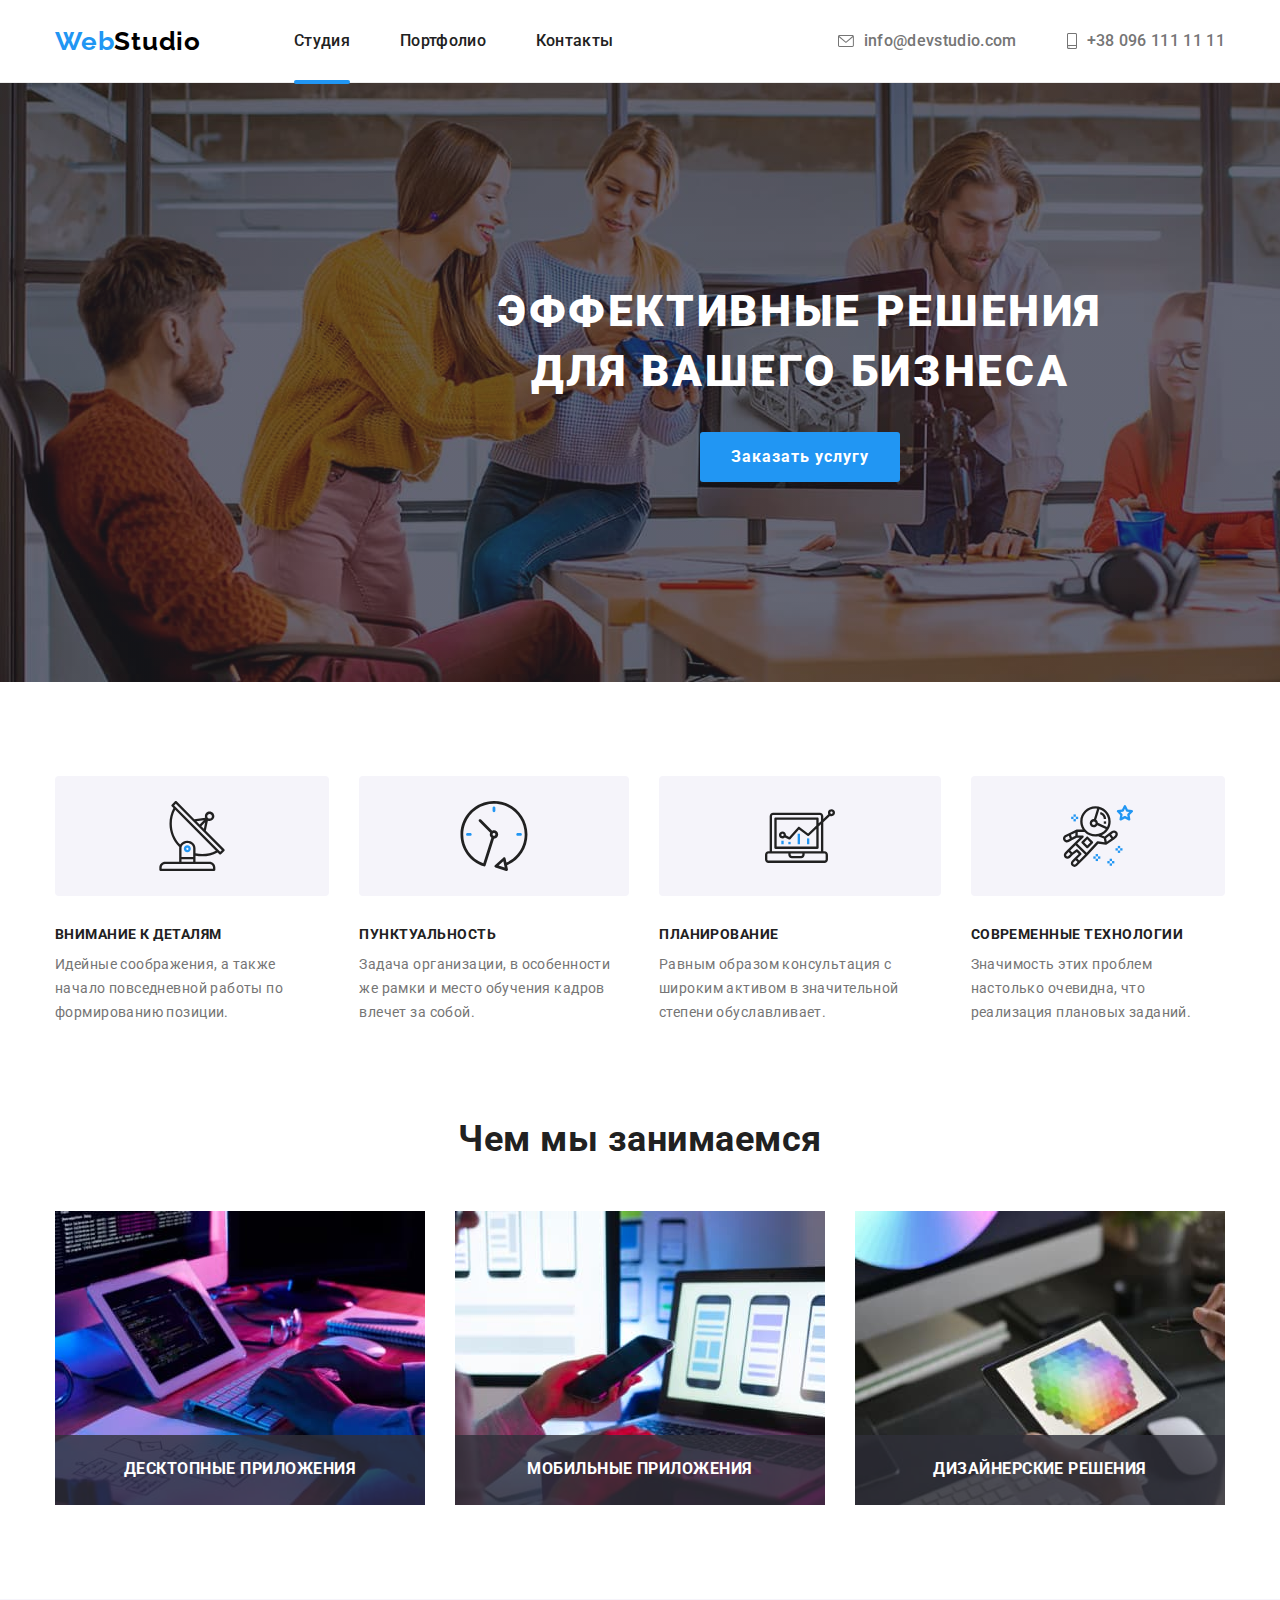
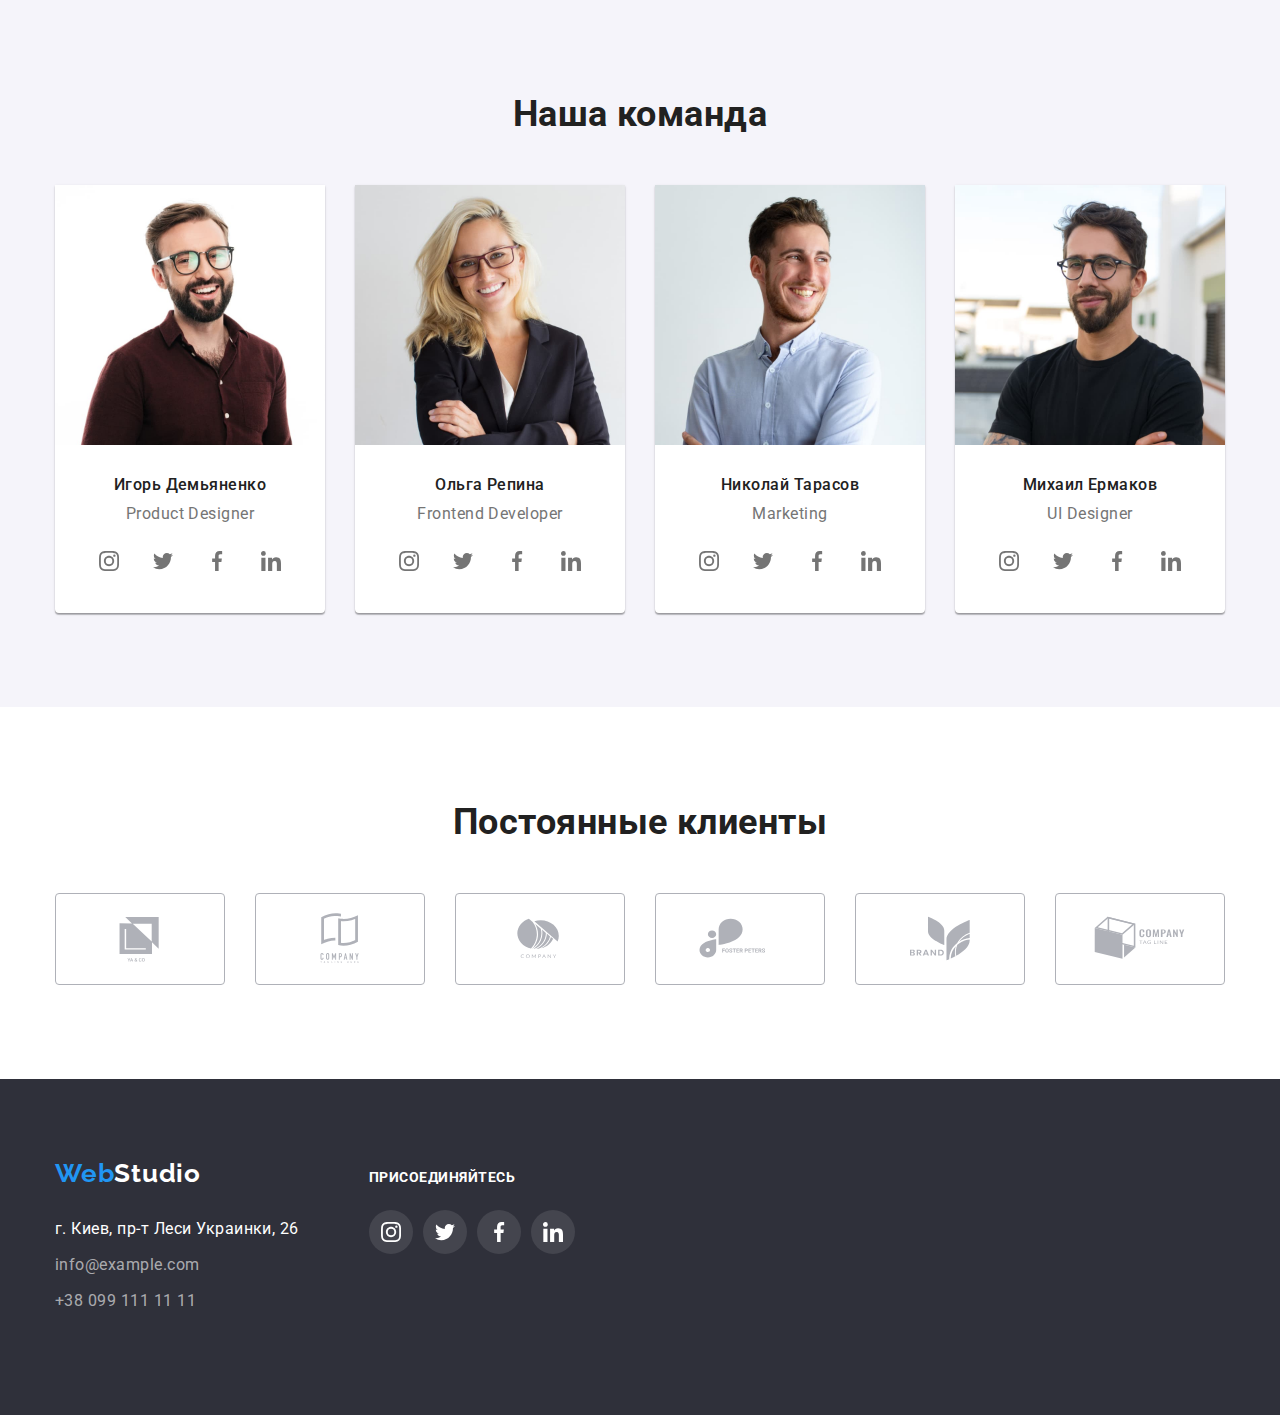
<file: index.html>
<!DOCTYPE html>
<html lang="ru">

<head>
    <meta charset="UTF-8">
    <meta http-equiv="X-UA-Compatible" content="IE=edge">
    <meta name="viewport" content="width=device-width, initial-scale=1.0">
    <title>Document</title>
    <link rel="preconnect" href="https://fonts.googleapis.com">
    <link rel="preconnect" href="https://fonts.gstatic.com" crossorigin>
    <link
        href="https://fonts.googleapis.com/css2?family=Raleway:wght@700&family=Roboto:wght@400;500;700;900&display=swap"
        rel="stylesheet">
    <link rel="stylesheet"
        href="https://cdnjs.cloudflare.com/ajax/libs/modern-normalize/1.0.0/modern-normalize.min.css">
    <link rel="stylesheet" href="./css/style.css">
</head>
<body>
    <!-- header -->
    <header class="header">
        <div class="container header-container">
            <a class="logo" href="./index.html"> Web<span class="header-logo-accent">Studio</span></a>
            <!-- navigation -->
            <nav class="header-nav">
                <ul class="header-list-menu ">
                    <li class="header-list ">
                        <a class="header-link nav-link-studia" href="./index.html">Студия</a>
                    </li>
                    <li class="header-list ">
                        <a class="header-link " href="./portfolio.html">Портфолио</a>
                    </li>
                    <li class="header-list ">
                        <a class="header-link " href="">Контакты</a>
                    </li>
                </ul>
            </nav>
            <!-- contacts -->
            <ul class="header-list-contact" >
                <li class="header-list" >                    
                    <a class="contacts" href="mailto:info@devstudio.com">
                            <svg class="icon" width="16px" height="12px">
                                <use href="./img-vect/sprite.svg#icon-envelope"></use>
                            </svg>                    
                        info@devstudio.com
                    </a>
                </li>
                <li class="header-list">
                    <a class="contacts" href="tel:+380961111111">
                        <svg class="icon" width="10px" height="16px">
                            <use href="./img-vect/sprite.svg#icon-smartphone"></use>
                        </svg>
                        +38 096 111 11 11
                    </a>
                </li>                
            </ul>
        </div>
    </header>
    <!-- main_content -->
    <main>
        <!-- hero_section -->
        <section class="hero overlay">
            <div class="container ">
                <h1 class="hero-title ">Эффективные решения для вашего бизнеса</h1>
                <button data-modal-open class="hero-button" type="button">Заказать услугу</button>
            </div>
        </section>
        <!-- our_features -->
        <section class="section">
            <div class="container">
                <h2 class="visually-hidden">Наши особенности</h2>
                <ul class="features-list">
                    <li class="feature-item">
                        <div class="pic-block">
                            <svg class="svg_features">
                                <use href="./img-vect/sprite.svg#icon-antenna">
                                </use>
                            </svg>
                        </div>
                        <h3 class="features-title2">Внимание к деталям</h3>
                        <p class="features-text">Идейные соображения, а также начало повседневной работы по формированию
                            позиции.</p>
                    </li>
                    <li class="feature-item">
                        <div class="pic-block">
                            <svg class="svg_features">
                                <use href="./img-vect/sprite.svg#icon-clock">
                                </use>
                            </svg>
                        </div>
                        <h3 class="features-title2">Пунктуальность</h3>
                        <p class="features-text">Задача организации, в особенности же рамки и место обучения кадров
                            влечет за собой.</p>
                    </li>
                    <li class="feature-item">
                        <div class="pic-block">
                            <svg class="svg_features">
                                <use href="./img-vect/sprite.svg#icon-diagram">
                                </use>
                            </svg>
                        </div>
                        <h3 class="features-title2">Планирование</h3>
                        <p class="features-text">Равным образом консультация с широким активом в значительной степени
                            обуславливает.</p>
                    </li>
                    <li class="feature-item">
                        <div class="pic-block">
                            <svg class="svg_features">
                                <use href="./img-vect/sprite.svg#icon-astronaut">
                                </use>
                            </svg>
                        </div>
                        <h3 class="features-title2">Современные технологии</h3>
                        <p class="features-text">Значимость этих проблем настолько очевидна, что реализация плановых
                            заданий.</p>
                    </li>
                </ul>
            </div>
        </section>
<!-- our_actions -->
        <section class="section actions">
            <div class="container">
                <h2 class="actions-title">Чем мы занимаемся</h2>
                <ul class="actions-list">
                    <li class="action-item"><img class="img" src="./img-rast/action1.jpg" alt="Планшет" width="370">
                        <div class="action-name-background">
                            <p class="action-name">Десктопные приложения</p>
                        </div>
                    </li>
                    <li class="action-item"><img class="img" src="./img-rast/action2.jpg" alt="Планшет" width="370">
                        <div class="action-name-background">
                            <p class="action-name">Мобильные приложения</p>
                        </div>
                    </li>
                    <li class="action-item"><img class="img" src="./img-rast/action3.jpg" alt="Планшет" width="370">
                        <div class="action-name-background">
                            <p class="action-name">Дизайнерские решения</p>
                        </div>
                    </li>
                </ul>
            </div>
        </section>
<!-- our_team -->
        <section class="section team">
            <div class="container">
                <h2 class="team-title"> Наша команда</h2>
                <ul class="team-list">
                    <li class="items">
                        <img class="members-photo" src="./img-rast/member1.jpg" alt="Игорь Демьяненко" width="270">
                        <div class="name-text">
                            <h3 class="member-name">Игорь Демьяненко</h3>
                            <p class="team-text">Product Designer</p>
                        <ul class="photo-member-section">
                            <li class="photo-member-list">
                                <a class="member-network-link" href="">
                                    <svg class="sn-member-icon" width="20" height="20">
                                        <use class="sn-icons" href="./img-vect/sprite.svg#icon-instagram"></use> 
                                    </svg>
                                </a>
                            </li>
                            <li class="photo-member-list">
                                <a class="member-network-link" href="">
                                    <svg class="sn-member-icon" width="20" height="20">
                                        <use class="sn-icons" href="./img-vect/sprite.svg#icon-twitter"></use>
                                    </svg>
                                </a>
                            </li>
                            <li class="photo-member-list">
                                <a class="member-network-link" href="">
                                    <svg class="sn-member-icon" width="20" height="20">
                                        <use class="sn-icons" href="./img-vect/sprite.svg#icon-facebook"></use>
                                    </svg>
                                </a>
                            </li>
                            <li class="photo-member-list">
                                <a class="member-network-link" href="">
                                    <svg class="sn-member-icon" width="20" height="20">
                                        <use class="sn-icons" href="./img-vect/sprite.svg#icon-linkedin"></use>
                                    </svg>
                                </a>
                            </li>

                        </ul>
                        </div>                     
                    </li>
                    <li class="items">
                        <img class="members-photo" src="./img-rast/member2.jpg" alt="Ольга Репина" width="270">
                        <div class="name-text">
                            <h3 class="member-name">Ольга Репина</h3>
                            <p class="team-text">Frontend Developer</p>
                        <ul class="photo-member-section">
                            <li class="photo-member-list">
                                <a class="member-network-link" href="">
                                    <svg class="sn-member-icon" width="20" height="20">
                                        <use class="sn-icons" href="./img-vect/sprite.svg#icon-instagram"></use>
                                    </svg>
                                </a>
                            </li>
                            <li class="photo-member-list">
                                <a class="member-network-link" href="">
                                    <svg class="sn-member-icon" width="20" height="20">
                                        <use class="sn-icons" href="./img-vect/sprite.svg#icon-twitter"></use>
                                    </svg>
                                </a>
                            </li>
                            <li class="photo-member-list">
                                <a class="member-network-link" href="">
                                    <svg class="sn-member-icon" width="20" height="20">
                                        <use class="sn-icons" href="./img-vect/sprite.svg#icon-facebook"></use>
                                    </svg>
                                </a>
                            </li>
                            <li class="photo-member-list">
                                <a class="member-network-link" href="">
                                    <svg class="sn-member-icon" width="20" height="20">
                                        <use class="sn-icons" href="./img-vect/sprite.svg#icon-linkedin"></use>
                                    </svg>
                                </a>
                            </li>
                        
                        </ul>
                        </div>
                    </li>
                    <li class="items">
                        <img class="members-photo" src="./img-rast/member3.jpg" alt="Николай Тарасов" width="270">
                        <div class="name-text">
                            <h3 class="member-name">Николай Тарасов</h3>
                            <p class="team-text">Marketing</p>
                        <ul class="photo-member-section">
                            <li class="photo-member-list">
                                <a class="member-network-link" href="">
                                    <svg class="sn-member-icon" width="20" height="20">
                                        <use class="sn-icons" href="./img-vect/sprite.svg#icon-instagram"></use>
                                    </svg>
                                </a>
                            </li>
                            <li class="photo-member-list">
                                <a class="member-network-link" href="">
                                    <svg class="sn-member-icon" width="20" height="20">
                                        <use class="sn-icons" href="./img-vect/sprite.svg#icon-twitter"></use>
                                    </svg>
                                </a>
                            </li>
                            <li class="photo-member-list">
                                <a class="member-network-link" href="">
                                    <svg class="sn-member-icon" width="20" height="20">
                                        <use class="sn-icons" href="./img-vect/sprite.svg#icon-facebook"></use>
                                    </svg>
                                </a>
                            </li>
                            <li class="photo-member-list">
                                <a class="member-network-link" href="">
                                    <svg class="sn-member-icon" width="20" height="20">
                                        <use class="sn-icons" href="./img-vect/sprite.svg#icon-linkedin"></use>
                                    </svg>
                                </a>
                            </li>
                        
                        </ul>
                        </div>
                    </li>
                    <li class="items">
                        <img class="members-photo" src="./img-rast/member4.jpg" alt="Михаил Ермаков" width="270">
                        <div class="name-text">
                            <h3 class="member-name">Михаил Ермаков</h3>
                            <p class="team-text">UI Designer</p>
                        <ul class="photo-member-section">
                            <li class="photo-member-list">
                                <a class="member-network-link" href="">
                                    <svg class="sn-member-icon" width="20" height="20">
                                        <use class="sn-icons" href="./img-vect/sprite.svg#icon-instagram"></use>
                                    </svg>
                                </a>
                            </li>
                            <li class="photo-member-list">
                                <a class="member-network-link" href="">
                                    <svg class="sn-member-icon" width="20" height="20">
                                        <use class="sn-icons" href="./img-vect/sprite.svg#icon-twitter"></use>
                                    </svg>
                                </a>
                            </li>
                            <li class="photo-member-list">
                                <a class="member-network-link" href="">
                                    <svg class="sn-member-icon" width="20" height="20">
                                        <use class="sn-icons" href="./img-vect/sprite.svg#icon-facebook"></use>
                                    </svg>
                                </a>
                            </li>
                            <li class="photo-member-list">
                                <a class="member-network-link" href="">
                                    <svg class="sn-member-icon" width="20" height="20">
                                        <use class="sn-icons" href="./img-vect/sprite.svg#icon-linkedin"></use>
                                    </svg>
                                </a>
                            </li>
                        
                        </ul>
                        </div>
                    </li>
                </ul>
            </div>
        </section>
<!-- Our clients -->
        <section class="section clients">
            <div class="container ">
                <h2 class="team-title">Постоянные клиенты</h2>
                <ul class="client-list">
                    <li class="client-item">
                        <a class="client-link" href="">
                            <svg class="client">
                                <use class="svg-icon" href="./img-vect/sprite.svg#icon-company-1"></use>
                            </svg>
                        </a>
                    </li>
                    <li class="client-item">
                        <a class="client-link" href="">                                <svg class="client">
                                    <use class="svg-icon" href="./img-vect/sprite.svg#icon-company-2"></use>
                                </svg>                        </a>
                    </li>
                    <li class="client-item">
                        <a class="client-link" href="">                                <svg class="client">
                                    <use class="svg-icon" href="./img-vect/sprite.svg#icon-company-3"></use>
                                </svg>                        </a>
                    </li>
                    <li class="client-item">
                        <a class="client-link" href="">                                <svg class="client">
                                    <use class="svg-icon" href="./img-vect/sprite.svg#icon-company-4"></use>
                                </svg>                        </a>
                    </li>
                    <li class="client-item">
                        <a class="client-link" href="">                                <svg class="client">
                                    <use class="svg-icon" href="./img-vect/sprite.svg#icon-company-5"></use>
                                </svg>                        </a>
                    </li>
                    <li class="client-item">
                        <a class="client-link" href="">                                <svg class="client">
                                    <use class="svg-icon" href="./img-vect/sprite.svg#icon-company-6"></use>
                                </svg>                        </a>
                    </li>
                </ul>
           </div>
        </section>
    </main>
    <!-- footer -->
    <footer class="footer">
        <div class="container logo-welcome">
            <div class="logo-contacts">
                <a class="logo" href="./index.html"> Web<span class="footer-logo-accent">Studio</span></a>
                <address class="footer-contacts">
                    <ul>
                        <li class="address-list"><a class="footer-adress" href="https://goo.gl/maps/ktapFahStS3y24yC7">г.
                                Киев, пр-т Леси Украинки, 26</a>
                        <li class="address-list"><a class="footer-mail" href="mailto:info@example.com">info@example.com</a>
                        </li>
                        <li class="address-list"><a class="footer-phone" href="tel:+380991111111"> +38 099 111 11 11</a>
                        </li>
                    </ul>
                </address>
            </div>
            <div class="welcome-container">
                <h3 class="welcome-tittle">присоединяйтесь</h3>
                <ul class="footer-networks" >
                    <li class="footer-network-list "> 
                        <a class="footer-network-link" href="">
                        <svg class="network-items" width="20" height="20">
                            <use class="sn-icons"  href="./img-vect/sprite.svg#icon-instagram"> </use>
                        </svg>
                        </a>
                    </li>
                    <li class="footer-network-list">
                        <a class="footer-network-link" href="">
                            <svg class="network-items" width="20" height="20">
                                <use class="sn-icons" href="./img-vect/sprite.svg#icon-twitter"> </use>
                            </svg>
                        </a>
                    </li>
                    <li class="footer-network-list ">
                        <a class="footer-network-link" href="">
                            <svg class="network-items" width="20" height="20">
                                <use class="sn-icons" href="./img-vect/sprite.svg#icon-facebook"> </use>
                            </svg>
                        </a>
                    </li>
                    <li class="footer-network-list ">
                        <a class="footer-network-link" href="">
                            <svg class="network-items" width="20" height="20">
                                <use class="sn-icons" href="./img-vect/sprite.svg#icon-linkedin"> </use>
                            </svg>
                        </a>
                    </li>
                </ul>
            </div>
        </div>
    </footer>
<!-- Модальное окно -->
    <div class="backdrop is-hidden" data-modal >
        <div class="modal">
            <p>Lorem ipsum dolor sit amet consectetur adipisicing elit. Quia pariatur tempora nam assumenda alias suscipit asperiores, at perspiciatis accusantium ratione omnis vel enim facere magni? In quod placeat facilis consectetur?</p>
            <button data-modal-close class="modal-button" type="button">
                <svg class="svg-close" width="18" height="18">
                    <use class="icon-close" href="./img-vect/sprite.svg#icon-close"> </use>
                </svg>            
            </button>
        </div>
    </div>
<!-- подключение файла JavaScript -->
<script src="./js/modal.js"> </script>
</body>

</html>
</file>
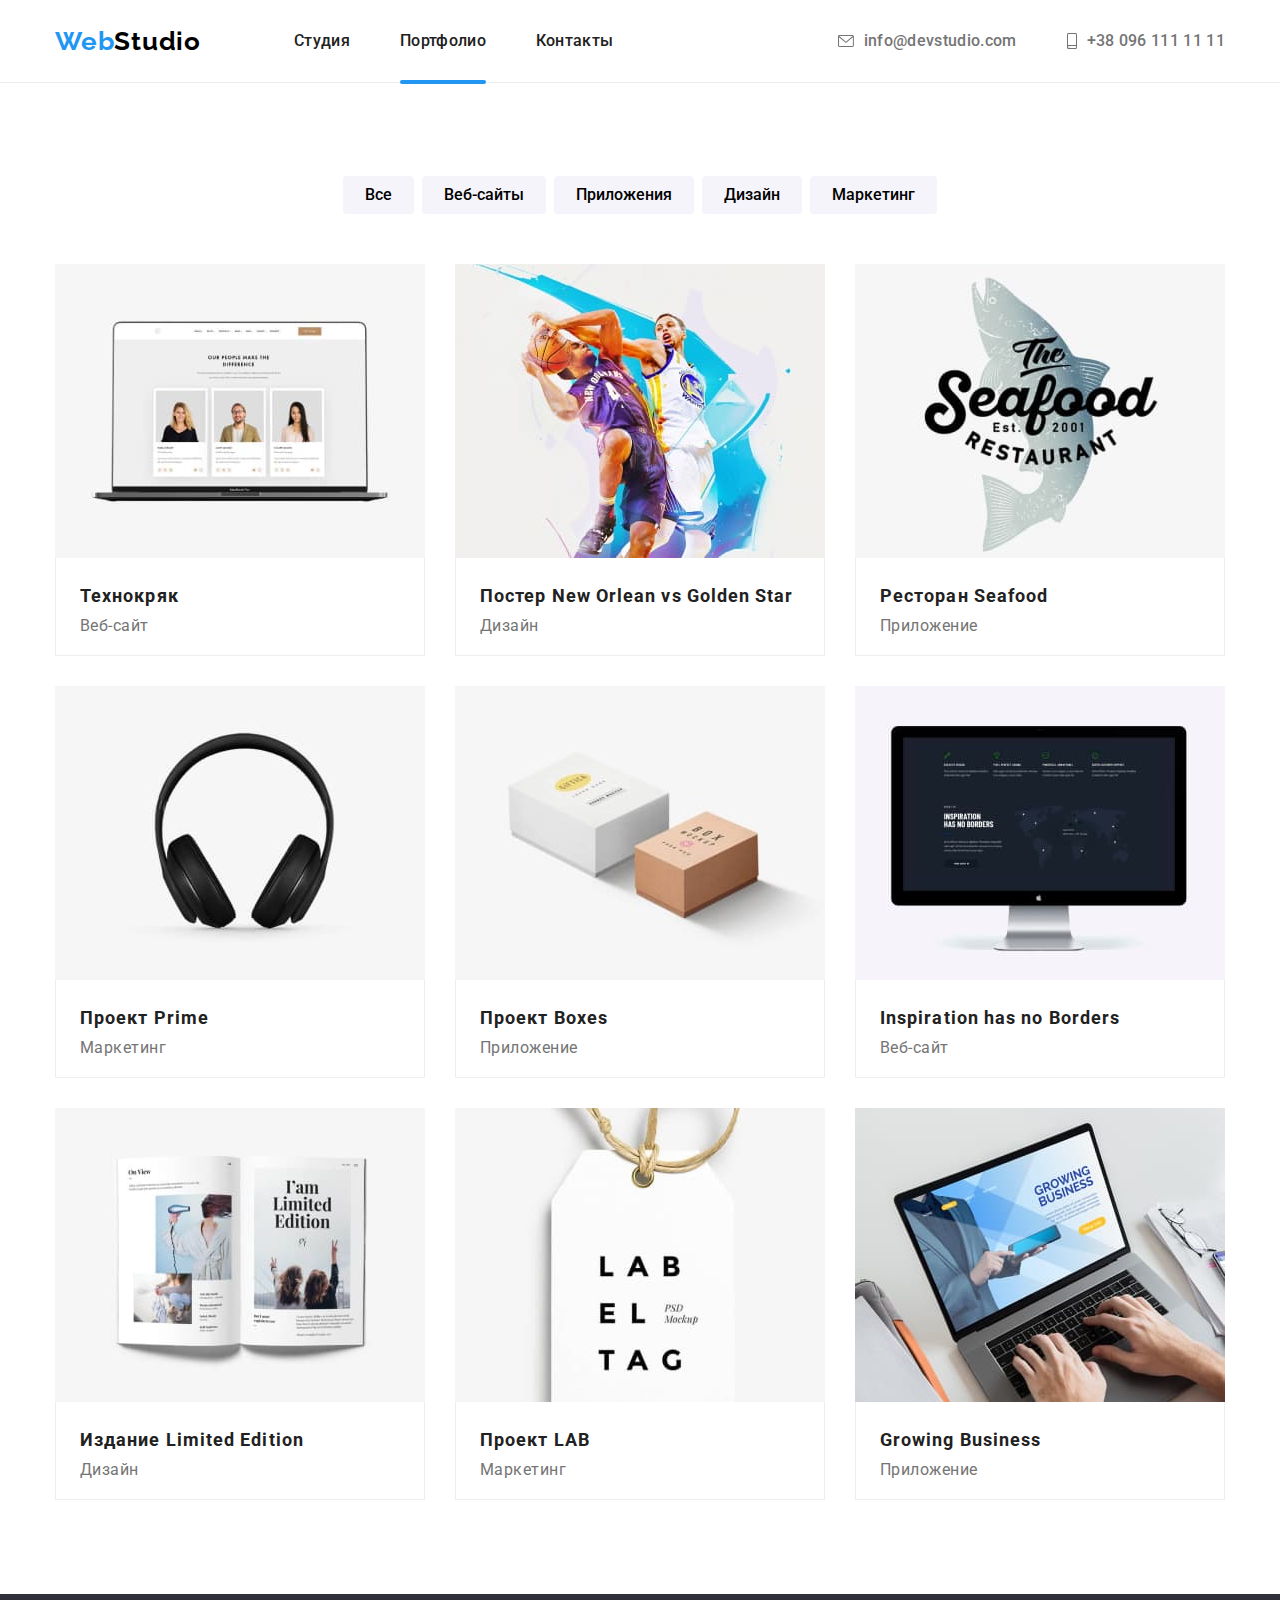
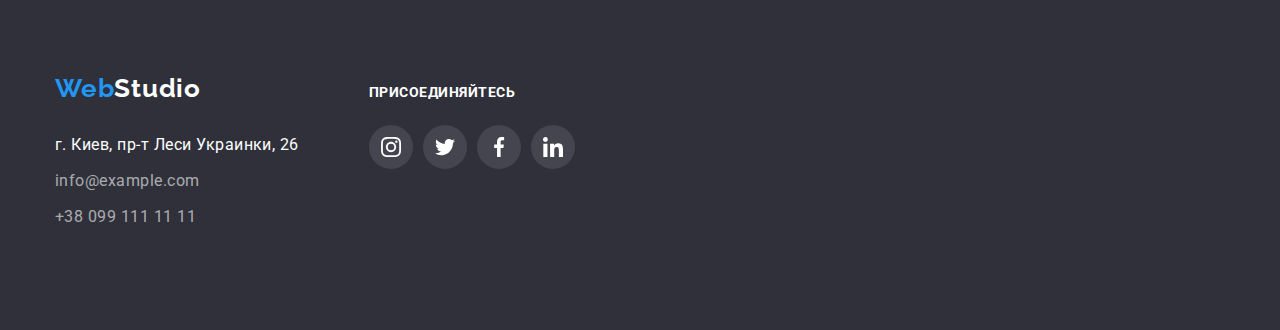
<file: portfolio.html>
<!DOCTYPE html>
<html lang="ru">

<head>
    <meta charset="UTF-8">
    <meta http-equiv="X-UA-Compatible" content="IE=edge">
    <meta name="viewport" content="width=device-width, initial-scale=1.0">
    <title>Document</title>
    <link rel="preconnect" href="https://fonts.googleapis.com">
    <link rel="preconnect" href="https://fonts.gstatic.com" crossorigin>
    <link
        href="https://fonts.googleapis.com/css2?family=Raleway:wght@700&family=Roboto:wght@400;500;700;900&display=swap"
        rel="stylesheet">
    <link rel="stylesheet"
        href="https://cdnjs.cloudflare.com/ajax/libs/modern-normalize/1.0.0/modern-normalize.min.css">
    <link rel="stylesheet" href="./css/style.css">
</head>

<body>
    <!-- header -->
    <header class="header">
        <div class="container header-container">
            <a class="logo" href="./index.html"> Web<span class="header-logo-accent">Studio</span></a>
            <!-- navigation -->
            <nav class="header-nav"> 
                <ul class="header-list-menu nav-menu">
                    <li class="header-list nav-list">
                        <a class="header-link" href="./index.html">Студия</a>
                    </li>
                    <li class="header-list nav-list">
                        <a class="header-link nav-link-portfolio" href="./portfolio.html">Портфолио</a>
                    </li>
                    <li class="header-list nav-list">
                        <a class="header-link " href="">Контакты</a>
                    </li>
                </ul>
            </nav>
            <!-- contacts -->
            <ul class="header-list-contact">
                <li class="header-list">
                    <a class="contacts" href="mailto:info@devstudio.com">
                        <svg class="icon" width="16px" height="12px">
                            <use href="./img-vect/sprite.svg#icon-envelope"></use>
                        </svg>
                        info@devstudio.com
                    </a>
                </li>
                <li class="header-list">
                    <a class="contacts" href="tel:+380961111111">
                        <svg class="icon" width="10px" height="16px">
                            <use href="./img-vect/sprite.svg#icon-smartphone"></use>
                        </svg>
                        +38 096 111 11 11
                    </a>
                </li>
            </ul>
        </div>
    </header>
    <!-- our progects -->
    <main>
        <section class="section projects">
            <div class="container">
                <h1 class="projects-hiddentitle">Наши проекты</h1>
                <ul class="projects-list-buttons">
                    <li class="item"><button class="project-button" type="button">Вce</button></li>
                    <li class="item"><button class="project-button" type="button">Веб-сайты</button></li>
                    <li class="item"><button class="project-button" type="button">Приложения</button></li>
                    <li class="item"><button class="project-button" type="button">Дизайн</button></li>
                    <li class="item"><button class="project-button" type="button">Маркетинг</button></li>
                </ul>
                <ul class="projects-list-pictures">
<!-- overlay start -->            
                    <li class="picture-def">
                        <a class="project-link" href="">
                            <div class="project-box">
                                <img class="img" src="./img-rast/project1.jpg" alt="Ноутбук" width="370">
                                <p class="project-overlay">Ресурс предлагает комплексные предложения с разным уровнем функционала и сервисов. Все
                                это позволит посетителю получить
                                исчерпывающие сведения по компании или частном лице.</p>
                            </div>
                            <div class="title2-text">
                                <h2 class="project-titel2">Технокряк</h2>
                                <p class="project-text">Веб-сайт</p>
                            </div>
                        </a>
                    </li>
                    
<!-- overlay finish -->
                    <li class="picture-def">
                        <a  class="project-link" href="">
                            <div class="project-box">
                                <img class="img" src="./img-rast/project2.jpg" alt="Баскетбол" width="370">
                                <p class="project-overlay">Ресурс предлагает комплексные предложения с разным уровнем функционала и сервисов. Все
                                это позволит посетителю получить
                                исчерпывающие сведения по компании или частном лице.</p>
                            </div>
                            <div class="title2-text">
                                <h2 class="project-titel2">Постер New Orlean vs Golden Star</h2>
                                <p class="project-text">Дизайн</p>
                            </div>
                        </a>
                    </li>
                    <li class="picture-def">
                        <a  class="project-link" href="">
                            <div class="project-box">
                                <img class="img" src="./img-rast/project3.jpg" alt="Рыба" width="370">
                                <p class="project-overlay">Ресурс предлагает комплексные предложения с разным уровнем функционала и сервисов. Все
                                это позволит посетителю получить
                                исчерпывающие сведения по компании или частном лице.</p>
                            </div>
                            <div class="title2-text">
                                <h2 class="project-titel2">Ресторан Seafood</h2>
                                <p class="project-text">Приложение</p>
                            </div>
                        </a>
                    </li>
                    <li class="picture-def">
                        <a  class="project-link" href="">
                            <div class="project-box">
                                <img class="img" src="./img-rast/project4.jpg" alt="Наушники" width="370">
                                <p class="project-overlay">Ресурс предлагает комплексные предложения с разным уровнем функционала и сервисов. Все
                                это позволит посетителю получить
                                исчерпывающие сведения по компании или частном лице.</p>
                            </div>
                            <div class="title2-text">
                                <h2 class="project-titel2">Проект Prime</h2>
                                <p class="project-text">Маркетинг</p>
                            </div>
                        </a>
                    </li>
                    <li class="picture-def">
                        <a  class="project-link" href="">
                            <div class="project-box">
                                <img class="img" src="./img-rast/project5.jpg" alt="Короба" width="370">
                                <p class="project-overlay">Ресурс предлагает комплексные предложения с разным уровнем функционала и сервисов. Все
                                это позволит посетителю получить
                                исчерпывающие сведения по компании или частном лице.</p>
                            </div>
                            <div class="title2-text">
                                <h2 class="project-titel2">Проект Boxes</h2>
                                <p class="project-text">Приложение</p>
                            </div>
                        </a>
                    </li>
                    <li class="picture-def">
                        <a  class="project-link" href="">
                            <div class="project-box">
                                <img class="img" src="./img-rast/project6.jpg" alt="Монитор" width="370">
                                <p class="project-overlay">Ресурс предлагает комплексные предложения с разным уровнем функционала и сервисов. Все
                                это позволит посетителю получить
                                исчерпывающие сведения по компании или частном лице.</p>
                            </div>
                            <div class="title2-text">
                                <h2 class="project-titel2">Inspiration has no Borders</h2>
                                <p class="project-text">Веб-сайт</p>
                            </div>
                        </a>
                    </li>
                    <li class="picture-def">
                        <a  class="project-link" href="">
                            <div class="project-box">
                                <img class="img" src="./img-rast/project7.jpg" alt="Журнал" width="370">
                                <p class="project-overlay">Ресурс предлагает комплексные предложения с разным уровнем функционала и сервисов. Все
                                это позволит посетителю получить
                                исчерпывающие сведения по компании или частном лице.</p>
                            </div>
                            <div class="title2-text">
                                <h2 class="project-titel2">Издание Limited Edition</h2>
                                <p class="project-text">Дизайн</p>
                            </div>
                        </a>
                    </li>
                    <li class="picture-def">
                        <a  class="project-link" href="">
                            <div class="project-box">
                                <img class="img" src="./img-rast/project8.jpg" alt="Ярлык" width="370">
                                <p class="project-overlay">Ресурс предлагает комплексные предложения с разным уровнем функционала и сервисов. Все
                                это позволит посетителю получить
                                исчерпывающие сведения по компании или частном лице.</p>
                            </div>
                            <div class="title2-text">
                                <h2 class="project-titel2">Проект LAB</h2>
                                <p class="project-text">Маркетинг</p>
                            </div>
                        </a>
                    </li>
                    <li class="picture-def">
                        <a class="project-link" href="">
                            <div class="project-box">
                                <img class="img" src="./img-rast/project9.jpg" alt="Ноутбук" width="370">
                                <p class="project-overlay">Ресурс предлагает комплексные предложения с разным уровнем функционала и сервисов. Все
                                это позволит посетителю получить
                                исчерпывающие сведения по компании или частном лице.</p>
                            </div>
                            <div class="title2-text">
                                <h2 class="project-titel2">Growing Business</h2>
                                <p class="project-text">Приложение</p>
                            </div>
                        </a>
                    </li>
                </ul>
            </div>
        </section>
    </main>
    <!-- footer -->
    <footer class="footer">
        <div class="container logo-welcome">
            <div class="logo-contacts">
                <a class="logo" href="./index.html"> Web<span class="footer-logo-accent">Studio</span></a>
                <address class="footer-contacts">
                    <ul>
                        <li class="address-list"><a class="footer-adress" href="https://goo.gl/maps/ktapFahStS3y24yC7">г.
                                Киев, пр-т Леси Украинки, 26</a>
                        <li class="address-list"><a class="footer-mail" href="mailto:info@example.com">info@example.com</a>
                        </li>
                        <li class="address-list"><a class="footer-phone" href="tel:+380991111111"> +38 099 111 11 11</a>
                        </li>
                    </ul>
                </address>
            </div>
            <div class="welcome-container">
                <h3 class="welcome-tittle">присоединяйтесь</h3>
                <ul class="footer-networks">
                    <li class="footer-network-list ">
                        <a class="footer-network-link" href="">
                            <svg class="network-items" width="20" height="20">
                                <use class="sn-icons" href="./img-vect/sprite.svg#icon-instagram"> </use>
                            </svg>
                        </a>
                    </li>
                    <li class="footer-network-list ">
                        <a class="footer-network-link" href="">
                            <svg class="network-items" width="20" height="20">
                                <use class="sn-icons" href="./img-vect/sprite.svg#icon-twitter"> </use>
                            </svg>
                        </a>
                    </li>
                    <li class="footer-network-list ">
                        <a class="footer-network-link" href="">
                            <svg class="network-items" width="20" height="20">
                                <use class="sn-icons" href="./img-vect/sprite.svg#icon-facebook"> </use>
                            </svg>
                        </a>
                    </li>
                    <li class="footer-network-list ">
                        <a class="footer-network-link" href="">
                            <svg class="network-items" width="20" height="20">
                                <use class="sn-icons" href="./img-vect/sprite.svg#icon-linkedin"> </use>
                            </svg>
                        </a>
                    </li>
                </ul>
            </div>
        </div>
    </footer>
</body>

</html>
</file>
<file: css/style.css>
/* utilities */
*,
*::before,
*::after {
  box-sizing: border-box;
}

:root {
  --color-accent: #2196f3;
  --color-gray: #757575;
  --color-black: #212121;
  --color-white: #ffffff;
  --color-white-background: #ffffff;
}

ul,
h1,
h2,
h3,
h4,
p {
  margin: 0;
  padding: 0;
  list-style: none;
}

/* body */
body {
  font-family: roboto, sans-serif;
  background-color: var(--color-white-background);
  line-height: 1.2;
  /* font-weight: 400; */
  letter-spacing: 0.03em;
  /* font-style: normal; */
  color: var(--color-black);
  list-style: none;
  margin: 0;
}

img {
  display: block;
  max-width: 100%;
  height: auto;
}

.container {
  width: 1200px;
  margin-left: auto;
  margin-right: auto;
  padding-left: 15px;
  padding-right: 15px;
}
.section {
  padding-bottom: 94px;
  padding-top: 94px;
}

/* header */

.header {
  outline: 1px solid #ececec;
}

.header-container {
  display: flex;
  align-items: center;
}
/* logo */

.header .logo {
  margin-right: 93px;
  padding: 0;
}

.logo {
  font-size: 26px;
  font-family: 'Raleway', sans-serif;
  font-weight: 700;
  letter-spacing: 0.03em;
  text-decoration: none;
  color: var(--color-accent);
}

.header-logo-accent {
  color: #000000;
}
/* navigation */
.header-list-menu,
.header-list-contact {
  padding: 0;
  display: flex;
}
.header-list-menu .header-list + .header-list,
.header-list-contact .header-list + .header-list {
  margin-left: 50px;
}

.header-list-contact {
  margin-left: auto;
}

.header-link,
.contacts {
  padding: 32px 0;
  display: flex;
  text-decoration: none;
  font-weight: 500;
  color: inherit;
  letter-spacing: 0.02em;
  line-height: 1.14;

  transition: color 250ms cubic-bezier(0.4, 0, 0.2, 1), fill 250ms cubic-bezier(0.4, 0, 0.2, 1);
}

/* иконки в хедере   */

.contacts {
  display: flex;
  align-items: center;
  color: var(--color-gray);
  fill: rgba(117, 117, 117, 1);
}
.icon {
  margin-right: 10px;
  border: 0;
  list-style: none;
}

.contacts:hover,
.contacts:focus {
  fill: var(--color-accent);
  color: var(--color-accent);
}

/* Для всех эффектов ховера и фокуса (цвет, фон, тень) сделаны переходы. Время - 250ms, функция распределения времени - cubic-bezier(0.4, 0, 0.2, 1 */

/* все ховеры  */

.footer-phone:hover,
.footer-phone:focus,
.footer-adress:hover,
.footer-adress:focus,
.footer-mail:hover,
.footer-mail:focus {
  color: var(--color-accent);
}

/* navigation hover start*/
.header-list {
  position: relative;
}
.nav-link-studia::after,
.nav-link-portfolio::after {
  position: absolute;
  content: '';
  width: 100%;
  height: 4px;
  bottom: -1.5px;

  border-radius: 4px;
  background-color: var(--color-accent);

  opacity: 1;
}
.header-link:hover,
.header-link:focus {
  color: var(--color-accent);
}

/* navigation hover finish*/

/* hero */

.hero {
  text-align: center;
  padding-top: 200px;
  padding-bottom: 200px;
}

.overlay {
  background-repeat: no-repeat;
  background-position: center;
  background-size: cover;
  margin-left: auto;
  margin-right: auto;
  width: 1600px;
  height: 600px;
  background-image: linear-gradient(to right, rgba(47, 48, 58, 0.4), rgba(47, 48, 58, 0.4)),
    url('../img-rast/hero.jpg');
}

.hero-title {
  width: 696px;
  margin-bottom: 30px;
  margin-right: auto;
  margin-left: auto;

  color: var(--color-white);
  font-weight: 900;
  font-size: 44px;
  line-height: 1.36;
  letter-spacing: 0.06em;
  text-transform: uppercase;
}
.hero-button {
  box-sizing: border-box;
  border-radius: 3px;
  border: none;
  width: 200px;
  height: 50px;
  background-color: var(--color-accent);
  color: var(--color-white);
  font-weight: 700;
  font-size: 16px;
  line-height: 1.88;
  letter-spacing: 0.06em;
  cursor: pointer;
  align-items: center;
  text-align: center;
  font-family: inherit;
}
/* our_features */

.features-list {
  display: flex;
}

.features-list .feature-item + .feature-item {
  margin-left: 30px;
}

.visually-hidden {
  position: absolute;
  width: 1px;
  height: 1px;
  margin: -1px;
  border: 0;
  padding: 0;
  white-space: nowrap;
  clip-path: inset(100%);
  clip: rect(0 0 0 0);
  overflow: hidden;
}

.pic-block {
  display: flex;
  justify-content: center;
  background: #f5f4fa;
  height: 120px;
  border-radius: 4px;
  align-items: center;
  margin-bottom: 30px;
}
.svg_features {
  width: 70px;
  height: 70px;
}

.features-title2,
.welcome-tittle {
  margin-bottom: 10px;

  text-transform: uppercase;
  font-size: 14px;
}
.features-text {
  color: var(--color-gray);
  line-height: 1.7;
  font-weight: 400;
  font-size: 14px;
  letter-spacing: 0.03em;
}
/* Actions */

/* текст шапок */
.actions-title,
.team-title,
.projects-title {
  font-size: 36px;
  line-height: 1.17;
  text-align: center;
}

.actions {
  padding-top: 0;
}

.actions-title {
  margin-bottom: 50px;
}
.actions-list {
  display: flex;
}

.actions-list .action-item + .action-item {
  margin-left: 30px;
}

/* Надпись на "чем мы занимаемся" */
/* начало */

.action-item {
  position: relative;
}

.action-name-background {
  position: absolute;
  bottom: 0;
  display: flex;
  justify-content: center;
  align-items: center;
  height: 70px;
  width: 100%;
  background-color: rgba(47, 48, 58, 0.8);
}

.action-name {
  font-weight: 700;
  line-height: calc(16 / 14);
  text-transform: uppercase;
  color: var(--color-white);
}
/* конец */

/* our_team */
.team {
  background-color: #f5f4fa;
}

.team-list {
  display: flex;
  justify-content: center;
}

.team-list .items {
  background-color: var(--color-white-background);

  border-radius: 0px 0px 4px 4px;
  box-shadow: 0px 1px 3px rgba(0, 0, 0, 0.12), 0px 1px 1px rgba(0, 0, 0, 0.14),
    0px 2px 1px rgba(0, 0, 0, 0.2);
}

.team-title {
  margin-bottom: 50px;
}

.team-list .items + .items {
  margin-left: 30px;
}

.member-name {
  text-align: center;
  margin-bottom: 10px;

  font-weight: 500;
  font-size: 16px;
  line-height: 1.19;
}
.team-text {
  text-align: center;
  margin-bottom: 16px;
  font-size: 16px;
  line-height: 1.19;
  letter-spacing: 0.03em;
  color: var(--color-gray);
}

.name-text {
  padding-top: 30px;
  padding-bottom: 30px;
}

/* Social Networks */

.photo-member-section {
  display: flex;
  justify-content: center;
  margin-left: 32px;
  margin-right: 32px;
}

.photo-member-list {
  width: 44px;
  height: 44px;
}

.photo-member-section .photo-member-list:not(:last-child) {
  margin-right: 10px;
}

.member-network-link {
  display: flex;
  align-items: center;
  justify-content: center;
  width: 100%;
  height: 100%;
  border-radius: 50%;

  transition: background-color 250ms cubic-bezier(0.4, 0, 0.2, 1),
    fill 250ms cubic-bezier(0.4, 0, 0.2, 1);
}

.member-network-link {
  fill: var(--color-gray);
}

.member-network-link:hover,
.member-network-link:focus {
  background-color: var(--color-accent);
  fill: var(--color-white);
}

/* clients */

.client-list {
  display: flex;
  justify-content: space-between;
}

.client-item {
  width: 170px;
  height: 92px;
}

.client {
  width: 102px;
  height: 60px;
}
.client-link {
  width: 100%;
  height: 100%;
  display: flex;
  align-items: center;
  justify-content: center;
  fill: #afb1b8;

  border: #afb1b8 1px solid;
  border-radius: 4px;

  transition: border 250ms cubic-bezier(0.4, 0, 0.2, 1), fill 250ms cubic-bezier(0.4, 0, 0.2, 1);
}
.client-link:hover,
.client-link:focus {
  fill: var(--color-accent);
  border: var(--color-accent) 1px solid;
}

/* footer */

.footer {
  background-color: #2f303a;
  padding-top: 72px;
  padding-bottom: 100px;
}

.footer .container {
  align-items: baseline;
  display: flex;
  line-height: 1.7;
  font-style: normal;
}

.footer .logo {
  display: inline-block;
  margin-bottom: 20px;
}

.footer-logo-accent {
  color: var(--color-white);
}
.footer-adress {
  text-decoration: none;
  color: var(--color-white);
  font-style: normal;

  transition: color 250ms cubic-bezier(0.4, 0, 0.2, 1);
}
.footer-mail,
.footer-phone {
  color: rgba(255, 255, 255, 0.6);
  text-decoration: none;
  font-style: normal;

  transition: color 250ms cubic-bezier(0.4, 0, 0.2, 1);
}

.address-list:not(:last-child) {
  margin-bottom: 9px;
}

/* footer social networks */

.welcome-container {
  display: block;
  color: var(--color-white);
  margin-left: 70px;
  padding-top: 12px;
}

.welcome-tittle {
  margin-bottom: 20px;
}

.footer-networks {
  display: flex;
  align-items: center;
  justify-content: space-between;
}

.footer-network-list {
  width: 44px;
  height: 44px;
}
.footer-network-list:nth-child(-n + 3) {
  margin-right: 10px;
}

.footer-network-link {
  display: flex;
  align-items: center;
  justify-content: center;
  width: 100%;
  height: 100%;
  background: rgba(255, 255, 255, 0.1);
  border-radius: 50%;
  fill: var(--color-white);
  transition: background-color 250ms cubic-bezier(0.4, 0, 0.2, 1);
}

.footer-network-link:hover,
.footer-network-link:focus {
  background-color: var(--color-accent);
}

/* our_projects */

.projects-hiddentitle {
  display: none;
  margin: 0;
}
.projects-list-buttons {
  display: flex;
  justify-content: center;
  margin-bottom: 50px;
}
.projects-list-buttons .item + .item {
  margin-left: 8px;
}
.project-button {
  padding: 6px 22px;
  text-align: center;
  cursor: pointer;

  background-color: #f5f4fa;
  font-weight: 500;
  font-size: 16px;
  line-height: 1.6;
  font-family: inherit;
  border-radius: 4px;
  border: none;

  transition: background-color 250ms cubic-bezier(0.4, 0, 0.2, 1),
    box-shadow 250ms cubic-bezier(0.4, 0, 0.2, 1), color 250ms cubic-bezier(0.4, 0, 0.2, 1);
}
.project-button:hover,
.project-button:focus {
  color: var(--color-white);
  background-color: var(--color-accent);
  box-shadow: 0px 3px 1px rgba(0, 0, 0, 0.1), 0px 1px 2px rgba(0, 0, 0, 0.08),
    0px 2px 2px rgba(0, 0, 0, 0.12);
  border-radius: 4px;
}

/* project pictures */

.projects-list-pictures {
  display: flex;
  flex-wrap: wrap;
  justify-content: space-between;
}
.picture-def {
  margin-bottom: 30px;
}

.project-link {
  display: block;
  text-decoration: none;
  color: var(--color-black);

  transition: box-shadow 250ms cubic-bezier(0.4, 0, 0.2, 1);
}

.picture-def:nth-child(3n) {
  margin-right: 0px;
}
.picture-def:nth-child(n + 7) {
  margin-bottom: 0px;
}

.title2-text {
  padding: 20px 24px;
  border-left: 1px solid #eeeeee;
  border-right: 1px solid #eeeeee;
  border-bottom: 1px solid #eeeeee;
}
.project-titel2 {
  margin-bottom: 2px;
  font-weight: 700;
  font-size: 18px;
  line-height: 2;
  letter-spacing: 0.06em;
  text-align: left;
}

.project-text {
  font-size: 16px;
  line-height: 1, 88;
  letter-spacing: 0.03em;
  color: var(--color-gray);
}

/* overlay */
.project-box {
  position: relative;
  overflow: hidden;
}

.project-overlay {
  position: absolute;
  width: 100%;
  height: 100%;
  padding: 63px 24px;
  top: 0;
  left: 0;

  background-color: rgba(33, 150, 243, 0.9);
  color: var(--color-white);
  font-size: 18px;
  line-height: 1.5555;

  transform: translateY(100%);
  transition: transform 250ms ease, background-color 250ms cubic-bezier(0.4, 0, 0.2, 1),
    color 250ms cubic-bezier(0.4, 0, 0.2, 1);
}

.project-link:hover .project-overlay,
.project-link:focus .project-overlay {
  transform: translateY(0%);
}
.project-link:hover,
.project-link:focus {
  box-shadow: 0px 1px 1px rgba(0, 0, 0, 0.12), 0px 4px 4px rgba(0, 0, 0, 0.06),
    1px 4px 6px rgba(0, 0, 0, 0.16);
}

/* Модальное окно */

.backdrop {
  position: fixed;
  top: 0;
  left: 0;

  width: 100%;
  height: 100%;
  background-color: rgba(0, 0, 0, 0.2);
  opacity: 1;
  transition: opacity 250ms cubic-bezier(0.4, 0, 0.2, 1);
}

.backdrop.is-hidden {
  opacity: 0;
  pointer-events: none;
  /* visibility: hidden; */
}

.modal {
  position: absolute;
  left: 50%;
  top: 50%;

  width: 528px;
  height: 581px;

  background: #ffffff;
  box-shadow: 0px 1px 3px rgba(0, 0, 0, 0.12), 0px 1px 1px rgba(0, 0, 0, 0.14),
    0px 2px 1px rgba(0, 0, 0, 0.2);
  border-radius: 4px;

  transform: translate(-50%, -50%) scale(1);
  transition: transform 250ms, cubic-bezier(0.4, 0, 0.2, 1);
}

.backdrop.is-hidden .modal {
  transform: translate(-50%, -50%) scale(0.5);
}

.modal-button {
  position: absolute;
  top: 0;
  right: 0;
  display: flex;
  justify-content: center;
  align-items: center;
  width: 30px;
  height: 30px;

  margin-top: 8px;
  margin-right: 8px;
  padding: 0;

  border: 1px solid rgba(0, 0, 0, 0.1);
  border-radius: 50%;
  background-color: var(--color-white);

  cursor: pointer;
}
.svg-close {
  display: block;
  align-items: center;
  justify-content: center;

  fill: currentColor;
  fill: #000000;
}

.modal > p {
  text-align: center;
  padding: 150px 50px;
}
</file>
